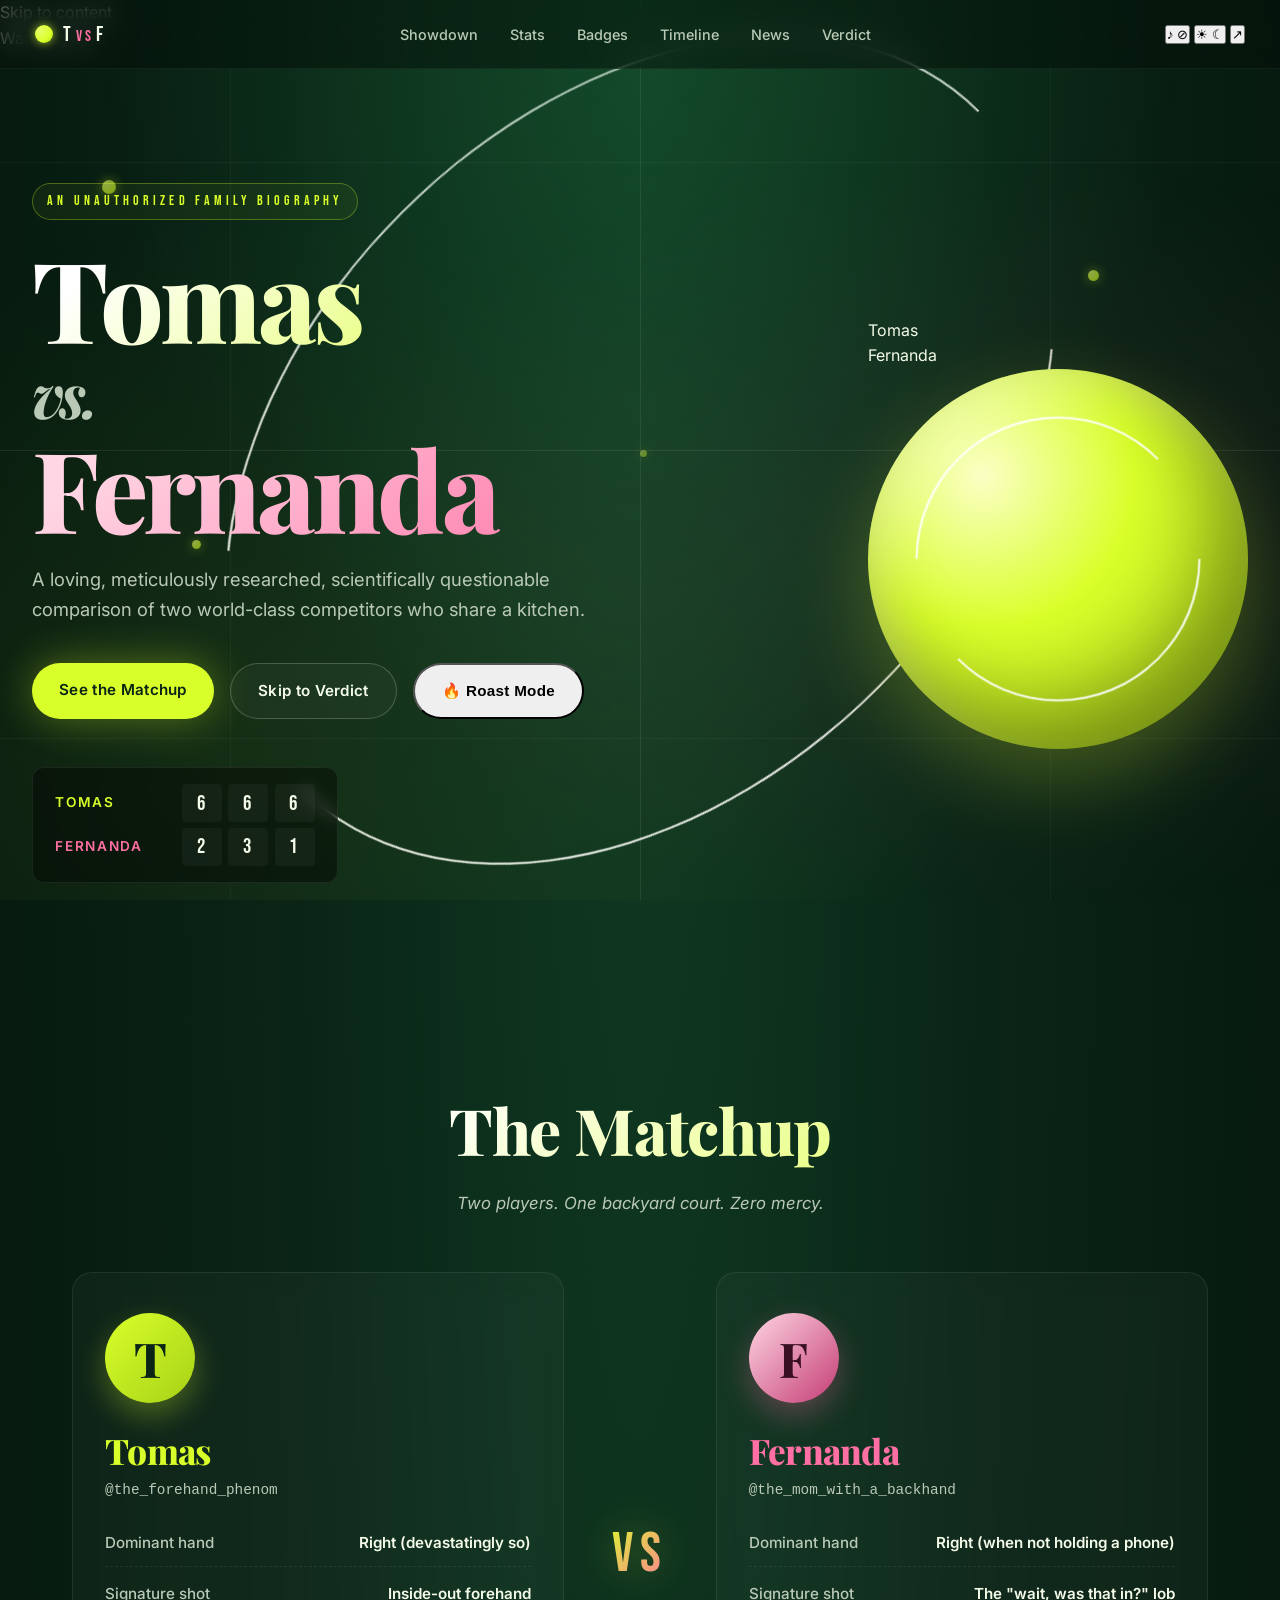
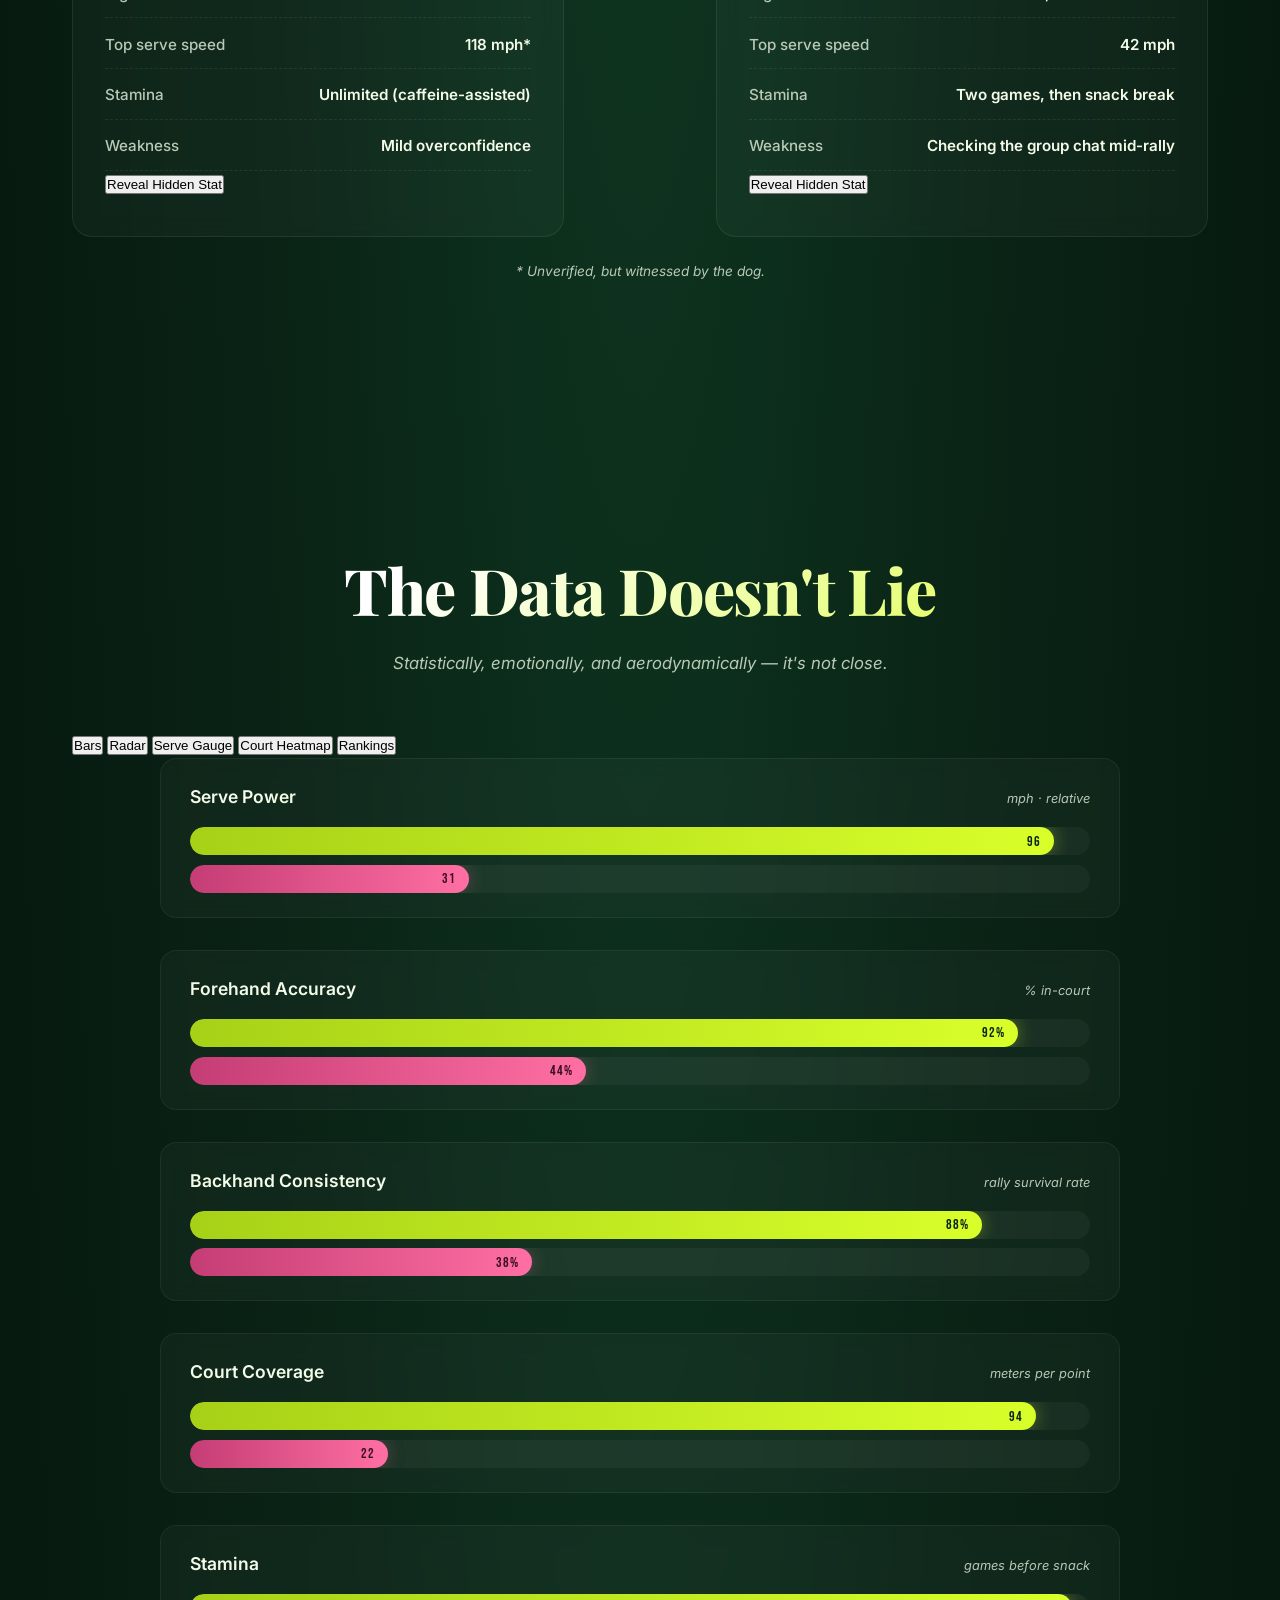
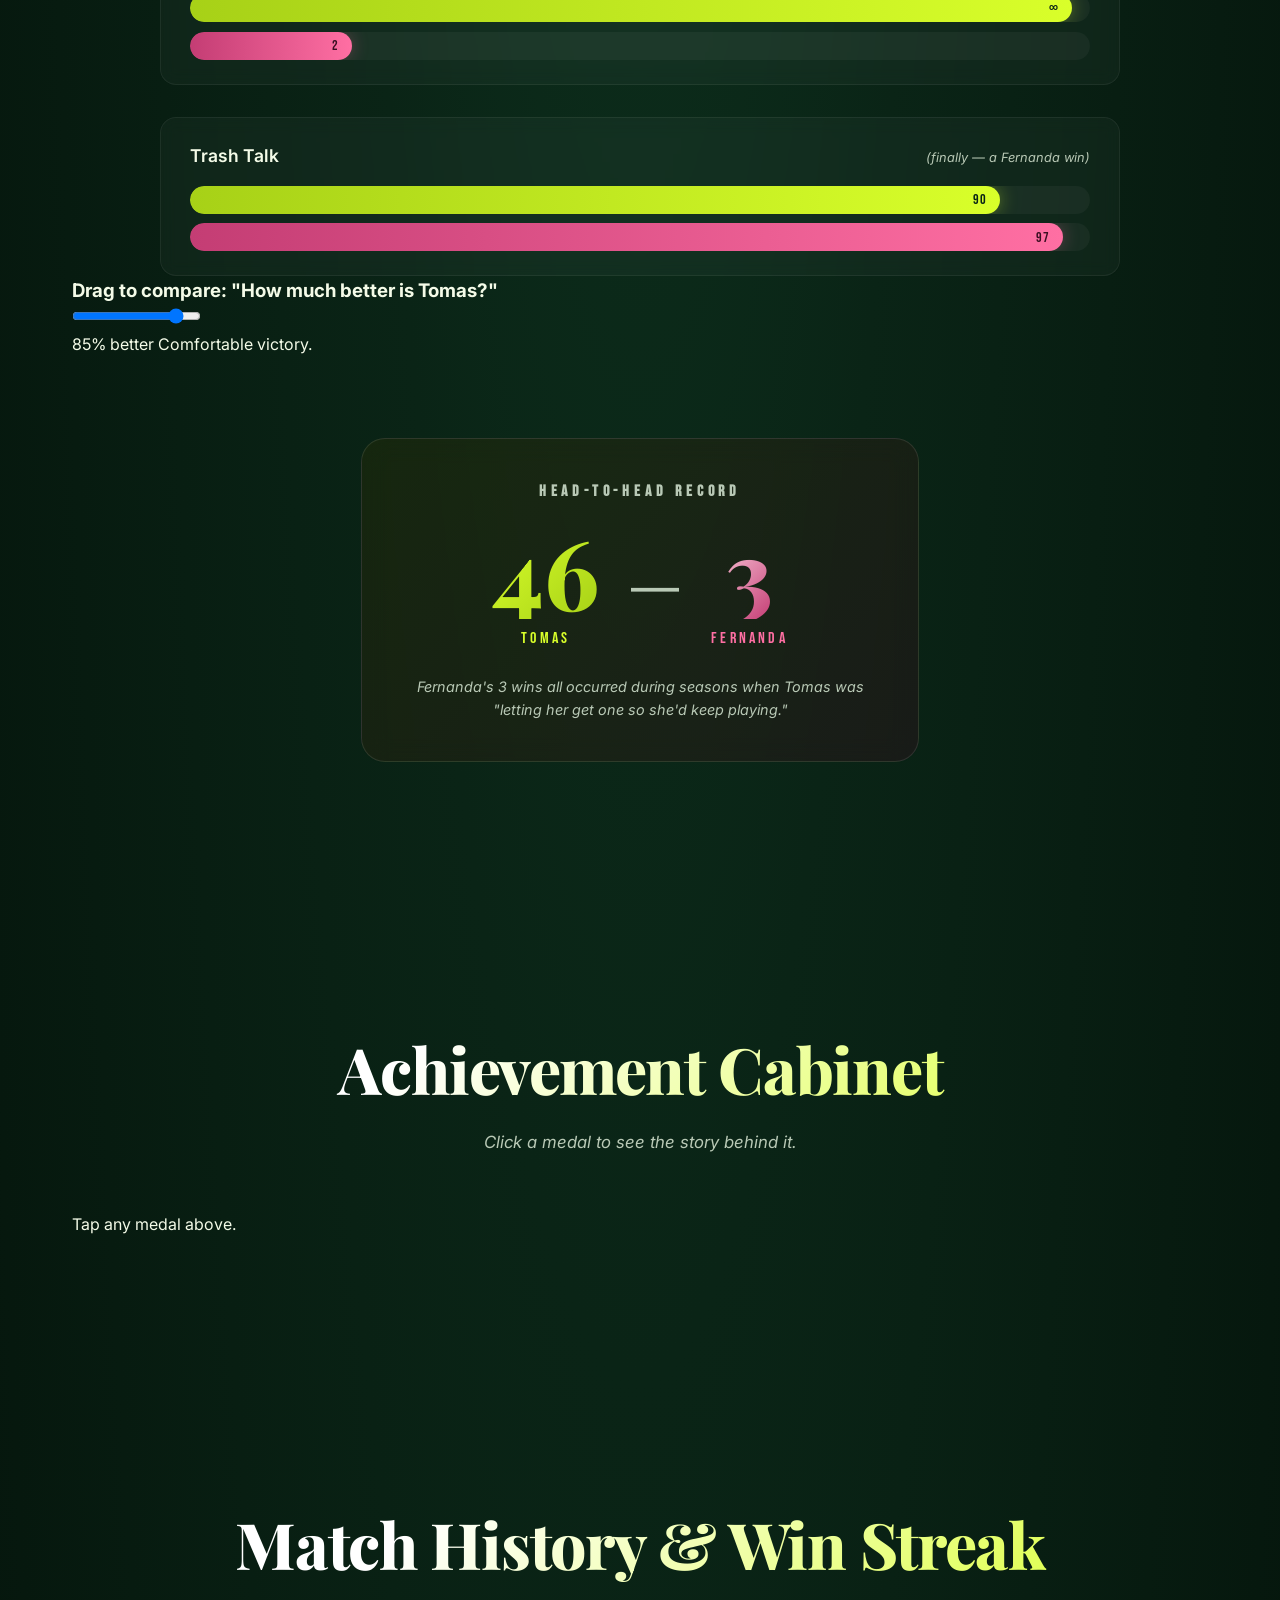
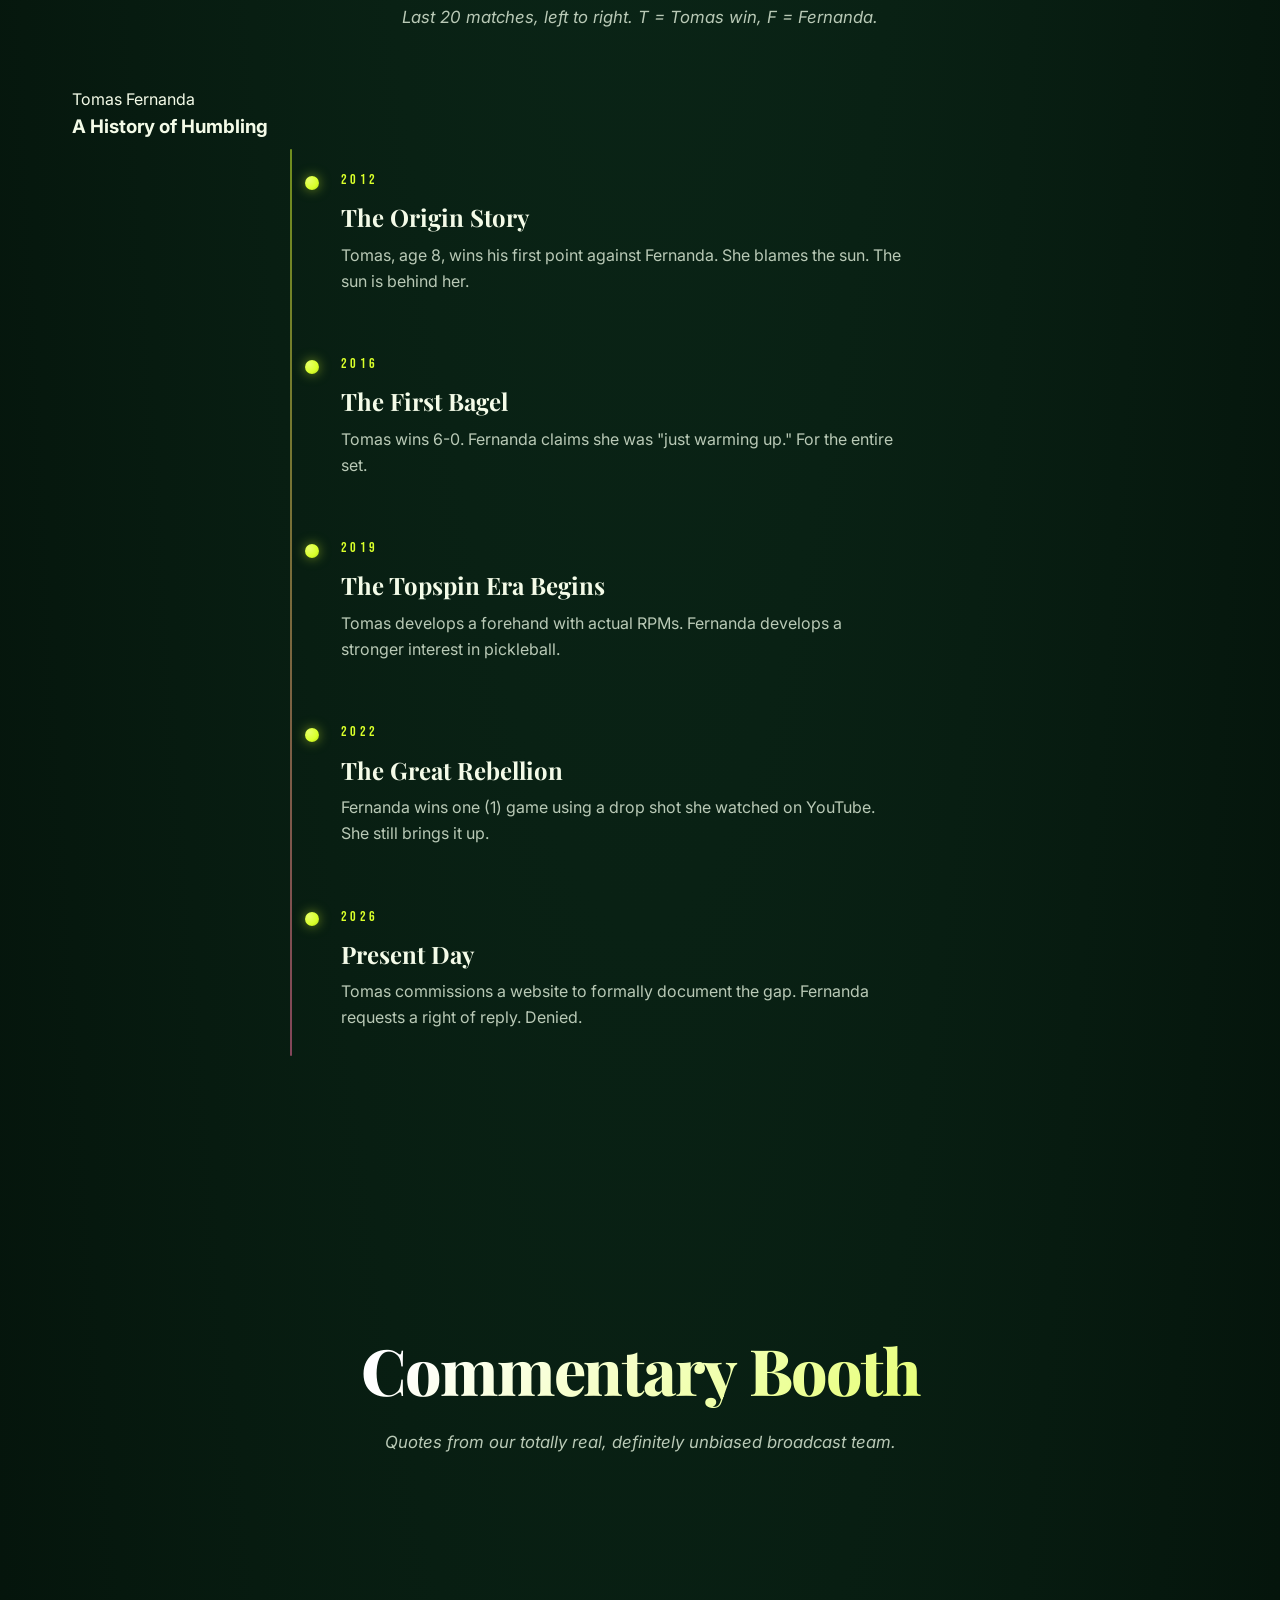
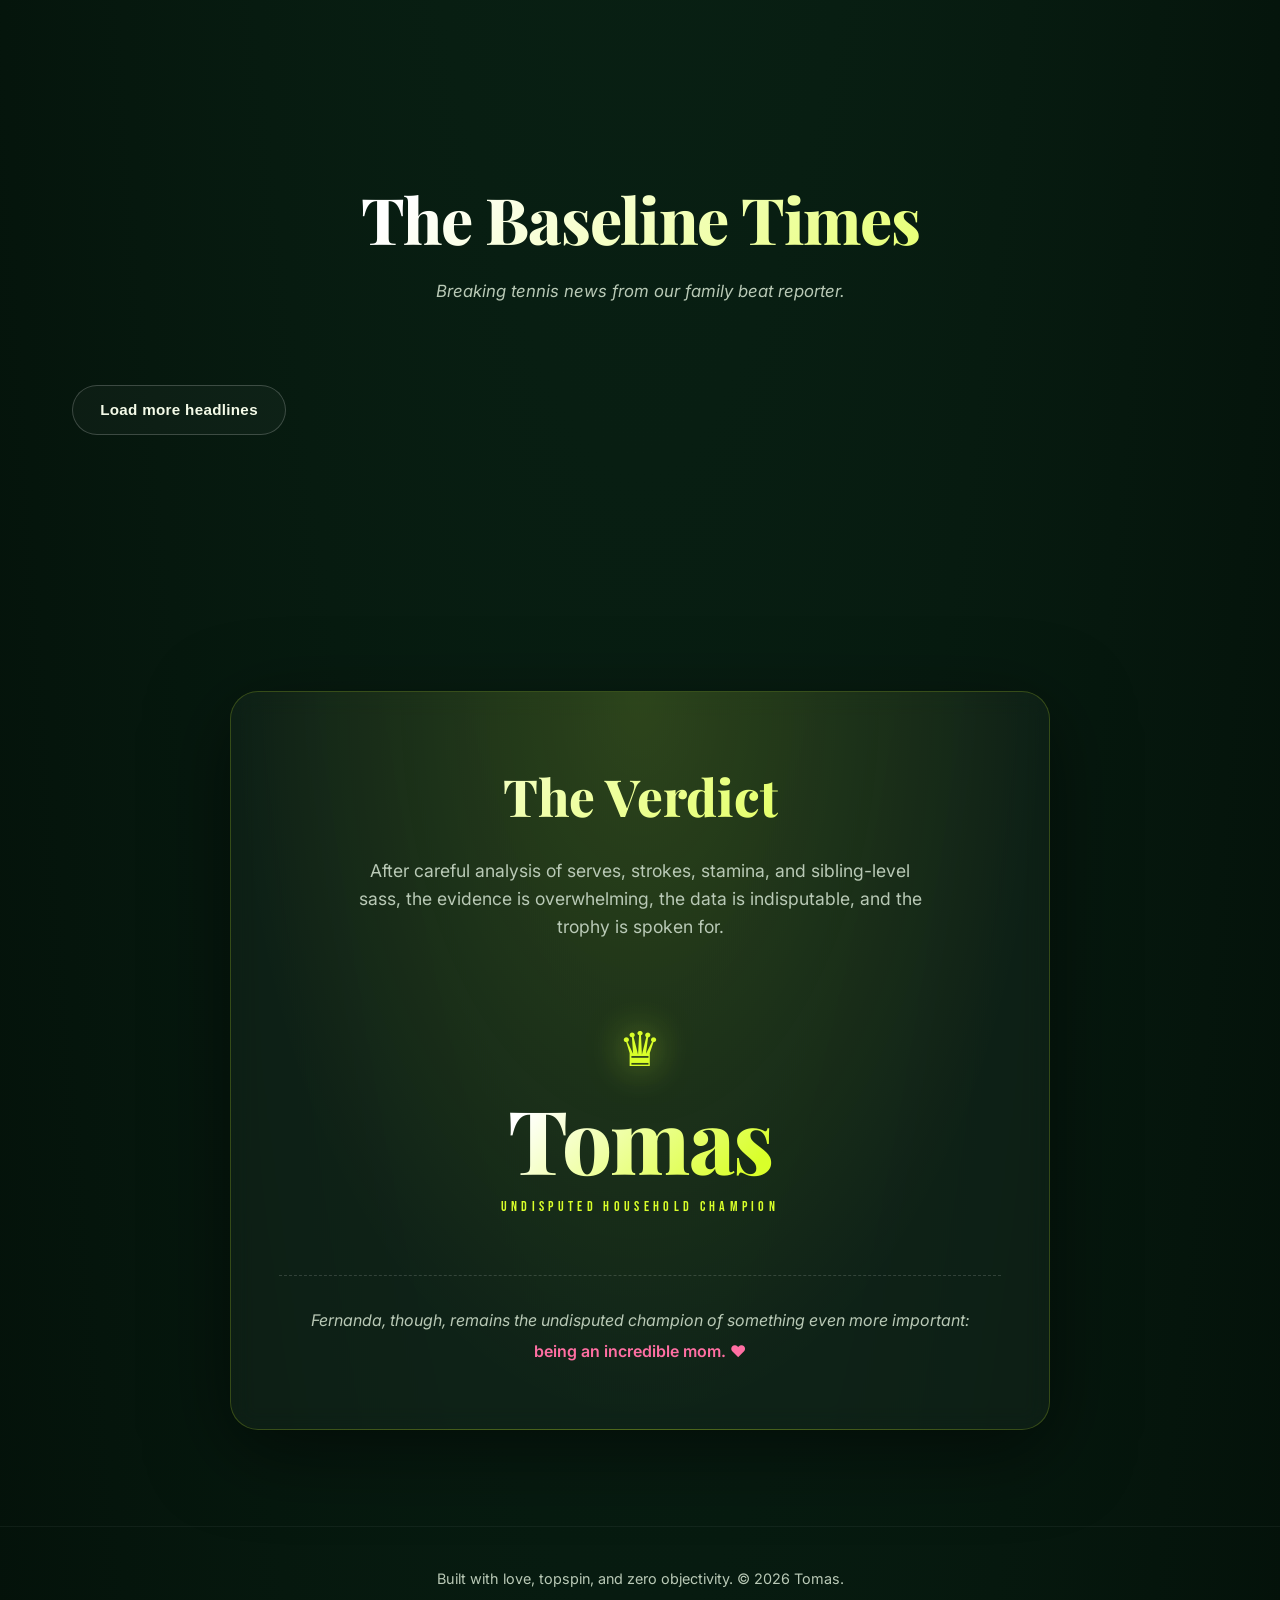
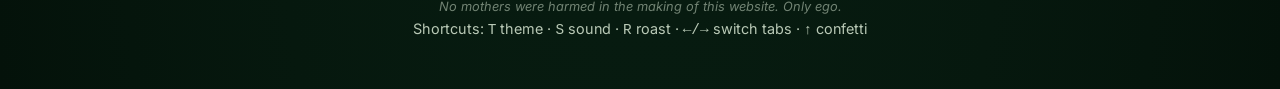
<file: index.html>
<!DOCTYPE html>
<html lang="en" data-theme="dark">
<head>
  <meta charset="UTF-8" />
  <meta name="viewport" content="width=device-width, initial-scale=1.0" />
  <meta name="description" content="The definitive, utterly biased, scientifically dubious comparison of Tomas vs. Fernanda at tennis." />
  <meta name="theme-color" content="#0a2416" />
  <title>Tomas vs. Fernanda — The Ultimate Tennis Showdown</title>
  <link rel="preconnect" href="https://fonts.googleapis.com">
  <link rel="preconnect" href="https://fonts.gstatic.com" crossorigin>
  <link href="https://fonts.googleapis.com/css2?family=Bebas+Neue&family=Playfair+Display:ital,wght@0,600;0,800;1,700&family=Inter:wght@300;400;500;600;700;800&display=swap" rel="stylesheet">
  <link rel="stylesheet" href="styles.css" />
</head>
<body>
  <!-- Skip link for keyboard users -->
  <a href="#main" class="skip-link">Skip to content</a>

  <!-- LOADING SCREEN -->
  <div id="loader" class="loader" aria-hidden="true">
    <div class="loader__ball">
      <span class="seam seam--one"></span>
      <span class="seam seam--two"></span>
    </div>
    <p class="loader__text">Warming up...</p>
  </div>

  <!-- Court background -->
  <div class="court-bg" aria-hidden="true">
    <div class="court-line court-line--h top"></div>
    <div class="court-line court-line--h mid"></div>
    <div class="court-line court-line--h bot"></div>
    <div class="court-line court-line--v left"></div>
    <div class="court-line court-line--v center"></div>
    <div class="court-line court-line--v right"></div>
  </div>

  <div class="floating-balls" aria-hidden="true">
    <span class="ball b1"></span>
    <span class="ball b2"></span>
    <span class="ball b3"></span>
    <span class="ball b4"></span>
    <span class="ball b5"></span>
  </div>

  <!-- NAV -->
  <nav class="nav" aria-label="Primary">
    <a href="#top" class="nav__logo" aria-label="Home">
      <span class="logo-ball" aria-hidden="true"></span>
      <span>T<span class="vs-mini">vs</span>F</span>
    </a>
    <ul class="nav__links">
      <li><a href="#showdown">Showdown</a></li>
      <li><a href="#stats-section">Stats</a></li>
      <li><a href="#badges">Badges</a></li>
      <li><a href="#timeline">Timeline</a></li>
      <li><a href="#news">News</a></li>
      <li><a href="#verdict">Verdict</a></li>
    </ul>
    <div class="nav__tools">
      <button id="sound-toggle" class="icon-btn" aria-pressed="false" aria-label="Toggle sound effects" title="Sound effects">
        <span class="icon-btn__on" aria-hidden="true">♪</span>
        <span class="icon-btn__off" aria-hidden="true">⊘</span>
      </button>
      <button id="theme-toggle" class="icon-btn" aria-label="Toggle light/dark theme" title="Theme">
        <span class="icon-btn__on" aria-hidden="true">☀</span>
        <span class="icon-btn__off" aria-hidden="true">☾</span>
      </button>
      <button id="share-btn" class="icon-btn" aria-label="Share this site" title="Share">
        <span aria-hidden="true">↗</span>
      </button>
    </div>
  </nav>

  <main id="main">
    <span id="top" class="anchor" aria-hidden="true"></span>

    <!-- HERO with serve animation -->
    <header class="hero">
      <div class="hero__content">
        <p class="hero__eyebrow">An Unauthorized Family Biography</p>
        <h1 class="hero__title">
          <span class="title-line">Tomas</span>
          <span class="title-vs">vs.</span>
          <span class="title-line title-line--fern">Fernanda</span>
        </h1>
        <p class="hero__subtitle">
          A loving, meticulously researched, scientifically questionable comparison of
          two world-class competitors who share a kitchen.
        </p>
        <div class="hero__cta">
          <a href="#showdown" class="btn btn--primary">See the Matchup</a>
          <a href="#verdict" class="btn btn--ghost">Skip to Verdict</a>
          <button id="roast-btn" class="btn btn--fern" aria-controls="roast-output">🔥 Roast Mode</button>
        </div>
        <p id="roast-output" class="roast-output" aria-live="polite"></p>

        <div class="hero__scoreboard" role="img" aria-label="Scoreboard: Tomas 6-6-6, Fernanda 2-3-1">
          <div class="scorecard scorecard--tomas">
            <span class="scorecard__label">Tomas</span>
            <span class="scorecard__score">6</span>
            <span class="scorecard__score">6</span>
            <span class="scorecard__score">6</span>
          </div>
          <div class="scorecard scorecard--fern">
            <span class="scorecard__label">Fernanda</span>
            <span class="scorecard__score">2</span>
            <span class="scorecard__score">3</span>
            <span class="scorecard__score">1</span>
          </div>
        </div>
      </div>

      <!-- Serving animation stage -->
      <div class="hero__stage" aria-hidden="true">
        <div class="server">
          <div class="server__racket"></div>
          <span class="server__label">Tomas</span>
        </div>
        <div class="receiver">
          <div class="receiver__racket"></div>
          <span class="receiver__label">Fernanda</span>
        </div>
        <div class="serve-ball">
          <div class="tennis-ball tennis-ball--sm">
            <span class="seam seam--one"></span>
            <span class="seam seam--two"></span>
            <span class="motion-blur"></span>
          </div>
        </div>
        <div class="trail"></div>
      </div>
    </header>

    <!-- SHOWDOWN -->
    <section id="showdown" class="showdown reveal">
      <h2 class="section__title">The Matchup</h2>
      <p class="section__subtitle">Two players. One backyard court. Zero mercy.</p>

      <div class="showdown__grid">
        <article class="player player--tomas">
          <div class="player__avatar" aria-hidden="true">T</div>
          <h3 class="player__name">Tomas</h3>
          <p class="player__handle">@the_forehand_phenom</p>
          <dl class="player__facts">
            <div><dt>Dominant hand</dt><dd>Right (devastatingly so)</dd></div>
            <div><dt>Signature shot</dt><dd>Inside-out forehand</dd></div>
            <div><dt>Top serve speed</dt><dd>118 mph*</dd></div>
            <div><dt>Stamina</dt><dd>Unlimited (caffeine-assisted)</dd></div>
            <div><dt>Weakness</dt><dd>Mild overconfidence</dd></div>
          </dl>
          <button class="hidden-stat-btn" data-target="hs-tomas" aria-expanded="false" aria-controls="hs-tomas">
            Reveal Hidden Stat
          </button>
          <div id="hs-tomas" class="hidden-stat" hidden>
            <strong>Unofficial ATP ranking:</strong> #1 in our zip code.
          </div>
        </article>

        <div class="showdown__vs" aria-hidden="true">
          <span>VS</span>
        </div>

        <article class="player player--fern">
          <div class="player__avatar" aria-hidden="true">F</div>
          <h3 class="player__name">Fernanda</h3>
          <p class="player__handle">@the_mom_with_a_backhand</p>
          <dl class="player__facts">
            <div><dt>Dominant hand</dt><dd>Right (when not holding a phone)</dd></div>
            <div><dt>Signature shot</dt><dd>The "wait, was that in?" lob</dd></div>
            <div><dt>Top serve speed</dt><dd>42 mph</dd></div>
            <div><dt>Stamina</dt><dd>Two games, then snack break</dd></div>
            <div><dt>Weakness</dt><dd>Checking the group chat mid-rally</dd></div>
          </dl>
          <button class="hidden-stat-btn" data-target="hs-fern" aria-expanded="false" aria-controls="hs-fern">
            Reveal Hidden Stat
          </button>
          <div id="hs-fern" class="hidden-stat" hidden>
            <strong>Unofficial WTA ranking:</strong> Unranked but beloved.
          </div>
        </article>
      </div>
      <p class="footnote">* Unverified, but witnessed by the dog.</p>
    </section>

    <!-- STATS with view tabs -->
    <section id="stats-section" class="stats reveal">
      <h2 class="section__title">The Data Doesn't Lie</h2>
      <p class="section__subtitle">Statistically, emotionally, and aerodynamically — it's not close.</p>

      <div class="tabs" role="tablist" aria-label="Comparison views">
        <button class="tab is-active" role="tab" aria-selected="true" data-view="bars" id="tab-bars" aria-controls="view-bars">Bars</button>
        <button class="tab" role="tab" aria-selected="false" data-view="radar" id="tab-radar" aria-controls="view-radar">Radar</button>
        <button class="tab" role="tab" aria-selected="false" data-view="gauge" id="tab-gauge" aria-controls="view-gauge">Serve Gauge</button>
        <button class="tab" role="tab" aria-selected="false" data-view="heatmap" id="tab-heatmap" aria-controls="view-heatmap">Court Heatmap</button>
        <button class="tab" role="tab" aria-selected="false" data-view="rankings" id="tab-rankings" aria-controls="view-rankings">Rankings</button>
      </div>

      <!-- BARS VIEW -->
      <div id="view-bars" class="view is-active" role="tabpanel" aria-labelledby="tab-bars">
        <div class="stats__list">
          <div class="stat" data-tomas="96" data-fern="31">
            <div class="stat__label"><span>Serve Power</span><span class="stat__unit">mph · relative</span></div>
            <div class="stat__bars">
              <div class="stat__bar stat__bar--tomas"><span class="stat__fill" style="--w:96%"><span class="stat__value">96</span></span></div>
              <div class="stat__bar stat__bar--fern"><span class="stat__fill" style="--w:31%"><span class="stat__value">31</span></span></div>
            </div>
          </div>
          <div class="stat" data-tomas="92" data-fern="44">
            <div class="stat__label"><span>Forehand Accuracy</span><span class="stat__unit">% in-court</span></div>
            <div class="stat__bars">
              <div class="stat__bar stat__bar--tomas"><span class="stat__fill" style="--w:92%"><span class="stat__value">92%</span></span></div>
              <div class="stat__bar stat__bar--fern"><span class="stat__fill" style="--w:44%"><span class="stat__value">44%</span></span></div>
            </div>
          </div>
          <div class="stat" data-tomas="88" data-fern="38">
            <div class="stat__label"><span>Backhand Consistency</span><span class="stat__unit">rally survival rate</span></div>
            <div class="stat__bars">
              <div class="stat__bar stat__bar--tomas"><span class="stat__fill" style="--w:88%"><span class="stat__value">88%</span></span></div>
              <div class="stat__bar stat__bar--fern"><span class="stat__fill" style="--w:38%"><span class="stat__value">38%</span></span></div>
            </div>
          </div>
          <div class="stat" data-tomas="94" data-fern="22">
            <div class="stat__label"><span>Court Coverage</span><span class="stat__unit">meters per point</span></div>
            <div class="stat__bars">
              <div class="stat__bar stat__bar--tomas"><span class="stat__fill" style="--w:94%"><span class="stat__value">94</span></span></div>
              <div class="stat__bar stat__bar--fern"><span class="stat__fill" style="--w:22%"><span class="stat__value">22</span></span></div>
            </div>
          </div>
          <div class="stat" data-tomas="98" data-fern="18">
            <div class="stat__label"><span>Stamina</span><span class="stat__unit">games before snack</span></div>
            <div class="stat__bars">
              <div class="stat__bar stat__bar--tomas"><span class="stat__fill" style="--w:98%"><span class="stat__value">∞</span></span></div>
              <div class="stat__bar stat__bar--fern"><span class="stat__fill" style="--w:18%"><span class="stat__value">2</span></span></div>
            </div>
          </div>
          <div class="stat" data-tomas="90" data-fern="97">
            <div class="stat__label"><span>Trash Talk</span><span class="stat__unit">(finally — a Fernanda win)</span></div>
            <div class="stat__bars">
              <div class="stat__bar stat__bar--tomas"><span class="stat__fill" style="--w:90%"><span class="stat__value">90</span></span></div>
              <div class="stat__bar stat__bar--fern"><span class="stat__fill" style="--w:97%"><span class="stat__value">97</span></span></div>
            </div>
          </div>
        </div>

        <!-- DRAGGABLE COMPARISON SLIDER -->
        <div class="slider-card">
          <h3 class="slider-card__title">Drag to compare: "How much better is Tomas?"</h3>
          <input type="range" id="compare-slider" min="0" max="100" value="85" aria-label="Tomas superiority percentage" />
          <div class="slider-card__readout">
            <span id="slider-value">85</span>% better
            <span id="slider-commentary" class="slider-card__comment">Comfortable victory.</span>
          </div>
        </div>
      </div>

      <!-- RADAR VIEW -->
      <div id="view-radar" class="view" role="tabpanel" aria-labelledby="tab-radar" hidden>
        <div class="radar-wrap">
          <svg id="radar-svg" viewBox="0 0 420 420" class="radar" aria-label="Skill radar comparing Tomas and Fernanda"></svg>
          <ul class="radar-legend">
            <li><span class="dot dot--tomas"></span>Tomas</li>
            <li><span class="dot dot--fern"></span>Fernanda</li>
          </ul>
        </div>
      </div>

      <!-- GAUGE VIEW -->
      <div id="view-gauge" class="view" role="tabpanel" aria-labelledby="tab-gauge" hidden>
        <div class="gauges">
          <figure class="gauge gauge--tomas">
            <svg viewBox="0 0 200 120" class="gauge__svg" aria-hidden="true">
              <path d="M20,110 A80,80 0 0,1 180,110" fill="none" stroke="rgba(255,255,255,0.08)" stroke-width="12" stroke-linecap="round"/>
              <path class="gauge__arc" d="M20,110 A80,80 0 0,1 180,110" fill="none" stroke-width="12" stroke-linecap="round"/>
              <line class="gauge__needle" x1="100" y1="110" x2="100" y2="40" stroke-width="3" stroke-linecap="round"/>
              <circle cx="100" cy="110" r="6" class="gauge__pin"/>
            </svg>
            <figcaption>
              <span class="gauge__value" data-speed="118">0</span><span class="gauge__unit">mph</span>
              <span class="gauge__who">Tomas</span>
            </figcaption>
          </figure>
          <figure class="gauge gauge--fern">
            <svg viewBox="0 0 200 120" class="gauge__svg" aria-hidden="true">
              <path d="M20,110 A80,80 0 0,1 180,110" fill="none" stroke="rgba(255,255,255,0.08)" stroke-width="12" stroke-linecap="round"/>
              <path class="gauge__arc" d="M20,110 A80,80 0 0,1 180,110" fill="none" stroke-width="12" stroke-linecap="round"/>
              <line class="gauge__needle" x1="100" y1="110" x2="100" y2="40" stroke-width="3" stroke-linecap="round"/>
              <circle cx="100" cy="110" r="6" class="gauge__pin"/>
            </svg>
            <figcaption>
              <span class="gauge__value" data-speed="42">0</span><span class="gauge__unit">mph</span>
              <span class="gauge__who">Fernanda</span>
            </figcaption>
          </figure>
        </div>
      </div>

      <!-- HEATMAP VIEW -->
      <div id="view-heatmap" class="view" role="tabpanel" aria-labelledby="tab-heatmap" hidden>
        <p class="view__caption">Court dominance zones (warmer = more shots landed).</p>
        <div class="heatmap-wrap">
          <figure class="heatmap">
            <figcaption>Tomas</figcaption>
            <div class="heatmap__court" id="heatmap-tomas" aria-hidden="true"></div>
          </figure>
          <figure class="heatmap">
            <figcaption>Fernanda</figcaption>
            <div class="heatmap__court" id="heatmap-fern" aria-hidden="true"></div>
          </figure>
        </div>
      </div>

      <!-- RANKINGS VIEW -->
      <div id="view-rankings" class="view" role="tabpanel" aria-labelledby="tab-rankings" hidden>
        <ol class="rankings">
          <li class="rankings__item rankings__item--gold">
            <span class="rankings__rank">1</span>
            <span class="rankings__name">Tomas</span>
            <span class="rankings__points">9,842 pts</span>
          </li>
          <li class="rankings__item">
            <span class="rankings__rank">2</span>
            <span class="rankings__name">The Dog</span>
            <span class="rankings__points">612 pts</span>
          </li>
          <li class="rankings__item">
            <span class="rankings__rank">3</span>
            <span class="rankings__name">The Wall</span>
            <span class="rankings__points">408 pts</span>
          </li>
          <li class="rankings__item">
            <span class="rankings__rank">4</span>
            <span class="rankings__name">Fernanda</span>
            <span class="rankings__points">147 pts</span>
          </li>
        </ol>
        <p class="footnote">Rankings based on a proprietary algorithm. Appeals must be submitted in writing to Tomas.</p>
      </div>

      <!-- H2H record -->
      <div class="h2h">
        <div class="h2h__card">
          <h3>Head-to-Head Record</h3>
          <div class="h2h__score">
            <div class="h2h__side h2h__side--tomas">
              <span class="h2h__num" data-count="47">0</span>
              <span class="h2h__name">Tomas</span>
            </div>
            <span class="h2h__dash" aria-hidden="true">—</span>
            <div class="h2h__side h2h__side--fern">
              <span class="h2h__num" data-count="3">0</span>
              <span class="h2h__name">Fernanda</span>
            </div>
          </div>
          <p class="h2h__asterisk">
            Fernanda's 3 wins all occurred during seasons when Tomas was
            "letting her get one so she'd keep playing."
          </p>
        </div>
      </div>
    </section>

    <!-- ACHIEVEMENT BADGES -->
    <section id="badges" class="badges reveal">
      <h2 class="section__title">Achievement Cabinet</h2>
      <p class="section__subtitle">Click a medal to see the story behind it.</p>
      <div class="badge-grid" id="badge-grid"></div>
      <p id="badge-story" class="badge-story" aria-live="polite">Tap any medal above.</p>
    </section>

    <!-- MATCH HISTORY with W/L streak -->
    <section id="timeline" class="timeline reveal">
      <h2 class="section__title">Match History &amp; Win Streak</h2>
      <p class="section__subtitle">Last 20 matches, left to right. T = Tomas win, F = Fernanda.</p>

      <div class="streak" id="streak" aria-label="Match results timeline"></div>
      <div class="streak-legend">
        <span><i class="streak__chip streak__chip--t"></i> Tomas</span>
        <span><i class="streak__chip streak__chip--f"></i> Fernanda</span>
      </div>

      <h3 class="timeline__heading">A History of Humbling</h3>
      <ol class="timeline__list">
        <li class="timeline__item"><span class="timeline__year">2012</span><h4>The Origin Story</h4><p>Tomas, age 8, wins his first point against Fernanda. She blames the sun. The sun is behind her.</p></li>
        <li class="timeline__item"><span class="timeline__year">2016</span><h4>The First Bagel</h4><p>Tomas wins 6-0. Fernanda claims she was "just warming up." For the entire set.</p></li>
        <li class="timeline__item"><span class="timeline__year">2019</span><h4>The Topspin Era Begins</h4><p>Tomas develops a forehand with actual RPMs. Fernanda develops a stronger interest in pickleball.</p></li>
        <li class="timeline__item"><span class="timeline__year">2022</span><h4>The Great Rebellion</h4><p>Fernanda wins one (1) game using a drop shot she watched on YouTube. She still brings it up.</p></li>
        <li class="timeline__item"><span class="timeline__year">2026</span><h4>Present Day</h4><p>Tomas commissions a website to formally document the gap. Fernanda requests a right of reply. Denied.</p></li>
      </ol>
    </section>

    <!-- COMMENTARY -->
    <section class="commentary reveal">
      <h2 class="section__title">Commentary Booth</h2>
      <p class="section__subtitle">Quotes from our totally real, definitely unbiased broadcast team.</p>
      <div class="commentary__grid" id="commentary-grid"></div>
    </section>

    <!-- FAKE NEWS FEED -->
    <section id="news" class="news reveal">
      <h2 class="section__title">The Baseline Times</h2>
      <p class="section__subtitle">Breaking tennis news from our family beat reporter.</p>
      <div class="news__feed" id="news-feed"></div>
      <button id="news-more" class="btn btn--ghost" style="margin-top:1.5rem">Load more headlines</button>
    </section>

    <!-- VERDICT -->
    <section id="verdict" class="verdict reveal">
      <div class="verdict__card">
        <h2 class="verdict__title">The Verdict</h2>
        <p class="verdict__body">
          After careful analysis of serves, strokes, stamina, and sibling-level sass,
          the evidence is overwhelming, the data is indisputable, and the trophy is spoken for.
        </p>
        <div class="verdict__winner">
          <span class="verdict__crown" aria-label="Crown — click for confetti">♛</span>
          <span class="verdict__name">Tomas</span>
          <span class="verdict__subtitle">Undisputed Household Champion</span>
        </div>
        <p class="verdict__love">
          Fernanda, though, remains the undisputed champion of something even more important:
          <span class="verdict__heart">being an incredible mom. ♥</span>
        </p>
      </div>
    </section>
  </main>

  <footer class="footer">
    <p>Built with love, topspin, and zero objectivity. © 2026 Tomas.</p>
    <p class="footer__small">No mothers were harmed in the making of this website. Only ego.</p>
    <p class="footer__hint">
      Shortcuts: <kbd>T</kbd> theme · <kbd>S</kbd> sound · <kbd>R</kbd> roast · <kbd>←/→</kbd> switch tabs · <kbd>↑</kbd> confetti
    </p>
  </footer>

  <!-- Toast for share/copy confirmations -->
  <div id="toast" class="toast" role="status" aria-live="polite"></div>

  <script src="script.js"></script>
</body>
</html>
</file>
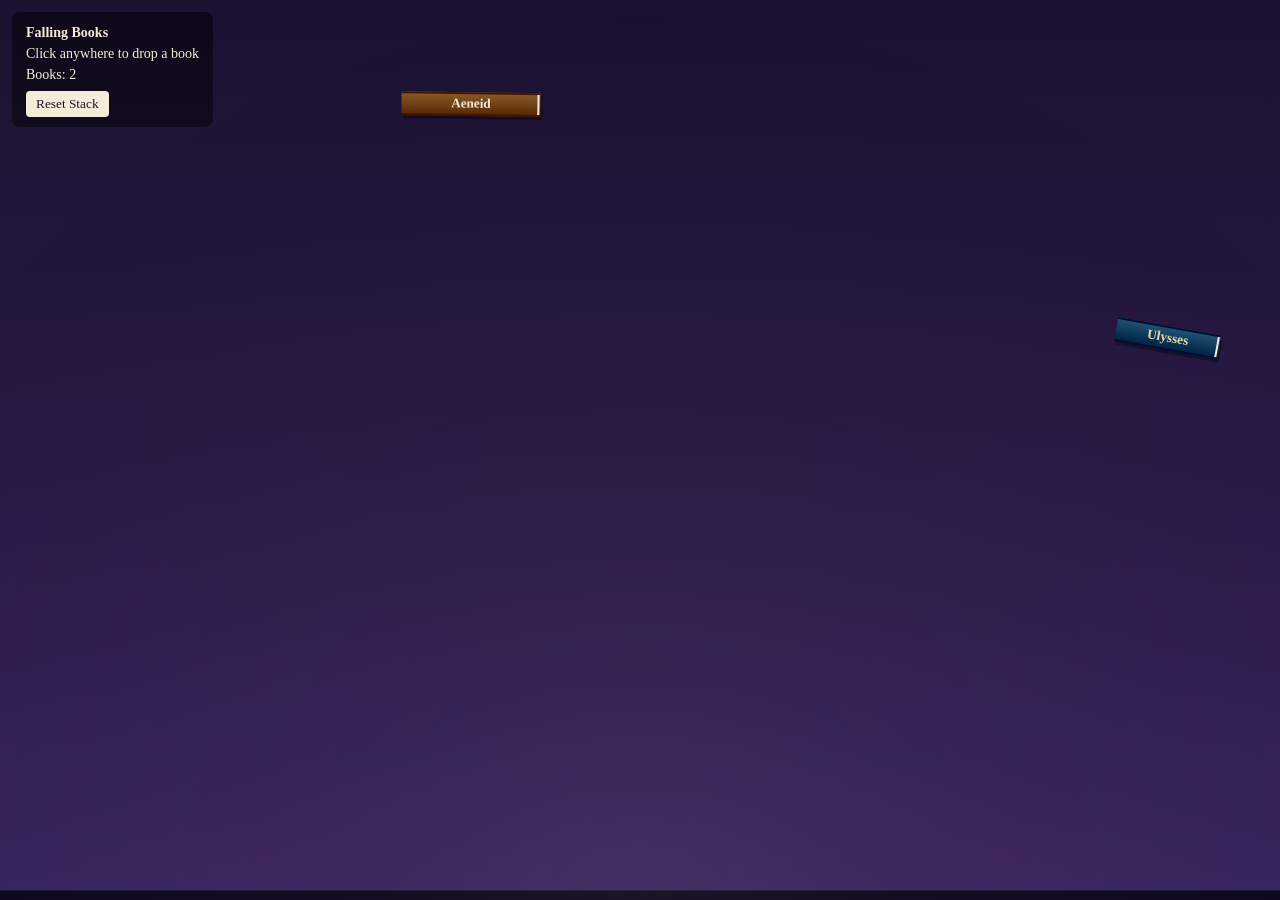
<file: books.html>
<!DOCTYPE html>
<html lang="en">
<head>
<meta charset="UTF-8" />
<meta name="viewport" content="width=device-width, initial-scale=1.0" />
<title>Falling Books</title>
<style>
  html, body {
    margin: 0;
    padding: 0;
    height: 100%;
    background: linear-gradient(180deg, #1b1230 0%, #2c1b4a 60%, #3a2560 100%);
    color: #f4ecd8;
    font-family: Georgia, "Times New Roman", serif;
    overflow: hidden;
  }
  #ui {
    position: fixed;
    top: 12px;
    left: 12px;
    background: rgba(0, 0, 0, 0.45);
    padding: 10px 14px;
    border-radius: 8px;
    font-size: 14px;
    line-height: 1.5;
    user-select: none;
    backdrop-filter: blur(4px);
    z-index: 10;
  }
  #ui button {
    margin-top: 6px;
    background: #f4ecd8;
    color: #1b1230;
    border: none;
    padding: 5px 10px;
    border-radius: 4px;
    font-family: inherit;
    cursor: pointer;
  }
  #ui button:hover { background: #fff; }
  canvas {
    display: block;
    width: 100vw;
    height: 100vh;
  }
</style>
</head>
<body>
  <div id="ui">
    <div><strong>Falling Books</strong></div>
    <div>Click anywhere to drop a book</div>
    <div>Books: <span id="count">0</span></div>
    <button id="reset">Reset Stack</button>
  </div>
  <canvas id="stage"></canvas>

<script>
(() => {
  const canvas = document.getElementById('stage');
  const ctx = canvas.getContext('2d');
  const countEl = document.getElementById('count');
  const resetBtn = document.getElementById('reset');

  let W = 0, H = 0;
  function resize() {
    const dpr = window.devicePixelRatio || 1;
    W = canvas.clientWidth = window.innerWidth;
    H = canvas.clientHeight = window.innerHeight;
    canvas.width = W * dpr;
    canvas.height = H * dpr;
    ctx.setTransform(dpr, 0, 0, dpr, 0, 0);
  }
  window.addEventListener('resize', resize);
  resize();

  const GRAVITY = 1400;          // px / s^2
  const RESTITUTION = 0.18;      // bounciness
  const FRICTION = 0.78;         // horizontal damping on impact
  const ANGULAR_DAMP = 0.85;     // rotation damping on landing
  const REST_SPEED = 12;         // sleep threshold

  const palette = [
    { spine: '#8b2c2c', text: '#f4ecd8', title: 'Iliad' },
    { spine: '#1f4d3a', text: '#e8d8a8', title: 'Walden' },
    { spine: '#3a2a6b', text: '#ffd27a', title: 'Hamlet' },
    { spine: '#7a4a1c', text: '#f4ecd8', title: 'Moby Dick' },
    { spine: '#0e3b5c', text: '#e8d8a8', title: 'Ulysses' },
    { spine: '#5c1a3b', text: '#ffd27a', title: '1984' },
    { spine: '#2f5d2f', text: '#f4ecd8', title: 'Dune' },
    { spine: '#6b2a08', text: '#e8d8a8', title: 'Faust' },
    { spine: '#34344a', text: '#ffd27a', title: 'Gatsby' },
    { spine: '#704214', text: '#f4ecd8', title: 'Aeneid' },
  ];

  const books = [];

  class Book {
    constructor(x, y) {
      this.w = 70 + Math.random() * 90;   // width along x
      this.h = 18 + Math.random() * 10;    // height (thickness)
      this.x = x;                          // center x
      this.y = y;                          // center y
      this.vx = (Math.random() - 0.5) * 80;
      this.vy = 0;
      this.angle = (Math.random() - 0.5) * 0.6;
      this.angVel = (Math.random() - 0.5) * 2.0;
      this.color = palette[Math.floor(Math.random() * palette.length)];
      this.sleeping = false;
    }

    aabb() {
      // Bounding box of rotated rect (worst case)
      const c = Math.abs(Math.cos(this.angle));
      const s = Math.abs(Math.sin(this.angle));
      const halfW = (this.w * c + this.h * s) / 2;
      const halfH = (this.w * s + this.h * c) / 2;
      return {
        left: this.x - halfW,
        right: this.x + halfW,
        top: this.y - halfH,
        bottom: this.y + halfH,
      };
    }

    step(dt) {
      if (this.sleeping) return;

      this.vy += GRAVITY * dt;
      this.x += this.vx * dt;
      this.y += this.vy * dt;
      this.angle += this.angVel * dt;

      // Walls
      const halfW = this.w / 2;
      if (this.x - halfW < 0) {
        this.x = halfW;
        this.vx = -this.vx * RESTITUTION;
      } else if (this.x + halfW > W) {
        this.x = W - halfW;
        this.vx = -this.vx * RESTITUTION;
      }

      // Floor
      const floorY = H - 10;
      const box = this.aabb();
      if (box.bottom > floorY) {
        const overlap = box.bottom - floorY;
        this.y -= overlap;
        if (this.vy > 0) this.vy = -this.vy * RESTITUTION;
        this.vx *= FRICTION;
        this.angVel *= ANGULAR_DAMP;
        // Snap to flat orientation as it settles
        this.angle = lerpAngleTowardFlat(this.angle, 0.25);
      }

      // Stack collisions (AABB approximation, sufficient since books settle flat)
      for (let i = 0; i < books.length; i++) {
        const other = books[i];
        if (other === this) continue;
        const a = this.aabb();
        const b = other.aabb();
        if (a.right < b.left || a.left > b.right) continue;
        if (a.bottom < b.top || a.top > b.bottom) continue;

        // Resolve: if mostly overlapping vertically and falling, sit on top
        const horizOverlap = Math.min(a.right, b.right) - Math.max(a.left, b.left);
        const vertOverlap = Math.min(a.bottom, b.bottom) - Math.max(a.top, b.top);

        if (horizOverlap > 4 && this.y < other.y && this.vy >= -2) {
          // Place on top
          this.y -= vertOverlap;
          if (this.vy > 0) this.vy = -this.vy * RESTITUTION;
          this.vx = (this.vx + other.vx) * 0.5 * FRICTION;
          this.angVel *= ANGULAR_DAMP;
          this.angle = lerpAngleTowardFlat(this.angle, 0.2);
        } else if (horizOverlap < vertOverlap) {
          // Side push
          if (this.x < other.x) {
            this.x -= (horizOverlap + 0.5) / 2;
            other.x += (horizOverlap + 0.5) / 2;
          } else {
            this.x += (horizOverlap + 0.5) / 2;
            other.x -= (horizOverlap + 0.5) / 2;
          }
          this.vx *= 0.6;
          other.vx *= 0.6;
          other.sleeping = false;
        }
      }

      // Sleep check
      if (
        Math.abs(this.vx) < REST_SPEED &&
        Math.abs(this.vy) < REST_SPEED &&
        Math.abs(this.angVel) < 0.05 &&
        this.aabb().bottom >= floorY - 1 - this.h * books.length
      ) {
        this.vx = 0;
        this.vy = 0;
        this.angVel = 0;
      }
    }

    draw(ctx) {
      ctx.save();
      ctx.translate(this.x, this.y);
      ctx.rotate(this.angle);

      const w = this.w, h = this.h;

      // Shadow
      ctx.fillStyle = 'rgba(0, 0, 0, 0.35)';
      ctx.fillRect(-w / 2 + 2, -h / 2 + 3, w, h);

      // Spine body
      const grad = ctx.createLinearGradient(0, -h / 2, 0, h / 2);
      grad.addColorStop(0, shade(this.color.spine, 25));
      grad.addColorStop(0.5, this.color.spine);
      grad.addColorStop(1, shade(this.color.spine, -30));
      ctx.fillStyle = grad;
      ctx.fillRect(-w / 2, -h / 2, w, h);

      // Top/bottom edge bands (gold leaf accents)
      ctx.fillStyle = shade(this.color.spine, -45);
      ctx.fillRect(-w / 2, -h / 2, w, 2);
      ctx.fillRect(-w / 2, h / 2 - 2, w, 2);

      // Pages edge (right side suggestion)
      ctx.fillStyle = '#f4ecd8';
      ctx.fillRect(w / 2 - 3, -h / 2 + 2, 2, h - 4);

      // Title text
      const fontSize = Math.max(8, h * 0.55);
      ctx.fillStyle = this.color.text;
      ctx.font = `bold ${fontSize}px Georgia, serif`;
      ctx.textAlign = 'center';
      ctx.textBaseline = 'middle';
      ctx.fillText(this.color.title, 0, 0);

      ctx.restore();
    }
  }

  function lerpAngleTowardFlat(a, t) {
    // Pull toward nearest flat orientation (0 or PI)
    const target = Math.abs(a) > Math.PI / 2 ? Math.sign(a) * Math.PI : 0;
    return a + (target - a) * t;
  }

  function shade(hex, amt) {
    const m = hex.match(/^#([0-9a-f]{6})$/i);
    if (!m) return hex;
    const num = parseInt(m[1], 16);
    let r = (num >> 16) + amt;
    let g = ((num >> 8) & 0xff) + amt;
    let b = (num & 0xff) + amt;
    r = Math.max(0, Math.min(255, r));
    g = Math.max(0, Math.min(255, g));
    b = Math.max(0, Math.min(255, b));
    return `rgb(${r}, ${g}, ${b})`;
  }

  function dropBook(x, y) {
    const spawnY = y !== undefined ? Math.min(y, 60) : 40;
    const spawnX = x !== undefined ? x : 100 + Math.random() * (W - 200);
    books.push(new Book(spawnX, spawnY));
    countEl.textContent = books.length;
  }

  // Initial drops
  let initialDrops = 0;
  const initialInterval = setInterval(() => {
    dropBook();
    initialDrops++;
    if (initialDrops >= 8) clearInterval(initialInterval);
  }, 350);

  canvas.addEventListener('click', (e) => {
    dropBook(e.clientX, 30);
  });

  resetBtn.addEventListener('click', () => {
    books.length = 0;
    countEl.textContent = 0;
  });

  // Floor pattern
  function drawFloor() {
    const floorY = H - 10;
    ctx.fillStyle = '#0d0820';
    ctx.fillRect(0, floorY, W, 10);
    ctx.strokeStyle = 'rgba(255, 255, 255, 0.08)';
    ctx.lineWidth = 1;
    ctx.beginPath();
    ctx.moveTo(0, floorY + 0.5);
    ctx.lineTo(W, floorY + 0.5);
    ctx.stroke();

    // Subtle background bookshelf glow
    const g = ctx.createRadialGradient(W / 2, H, 0, W / 2, H, W / 1.4);
    g.addColorStop(0, 'rgba(255, 220, 170, 0.06)');
    g.addColorStop(1, 'rgba(0, 0, 0, 0)');
    ctx.fillStyle = g;
    ctx.fillRect(0, 0, W, H);
  }

  let last = performance.now();
  function frame(now) {
    const dt = Math.min((now - last) / 1000, 1 / 30);
    last = now;

    ctx.clearRect(0, 0, W, H);
    drawFloor();

    // Multiple substeps for stable stacking
    const steps = 3;
    const sub = dt / steps;
    for (let s = 0; s < steps; s++) {
      for (const b of books) b.step(sub);
    }

    // Draw bottom-up so upper books overlap lower ones nicely
    const sorted = books.slice().sort((a, b) => a.y - b.y);
    for (const b of sorted) b.draw(ctx);

    requestAnimationFrame(frame);
  }
  requestAnimationFrame(frame);
})();
</script>
</body>
</html>
</file>
<file: styles.css>
/* ---------- Reset & base ---------- */
*,
*::before,
*::after { box-sizing: border-box; margin: 0; padding: 0; }

:root {
  --bg-0: #04120a;
  --bg-1: #0a2416;
  --bg-2: #0f3a23;
  --court: #1f6b3a;
  --court-deep: #134024;
  --ball: #d9ff2a;
  --ball-soft: #e7ff6a;
  --tomas: #d9ff2a;
  --tomas-deep: #a7d117;
  --fern: #ff6fa3;
  --fern-deep: #c43d74;
  --ink: #f4fbe8;
  --ink-dim: #b9c9b6;
  --white: #ffffff;
  --shadow-glow: 0 0 40px rgba(217, 255, 42, 0.35);
  --shadow-fern: 0 0 40px rgba(255, 111, 163, 0.35);

  --font-display: 'Playfair Display', 'Times New Roman', serif;
  --font-poster: 'Bebas Neue', Impact, sans-serif;
  --font-body: 'Inter', system-ui, -apple-system, sans-serif;
}

html { scroll-behavior: smooth; }

body {
  font-family: var(--font-body);
  background: radial-gradient(ellipse at top, var(--bg-2) 0%, var(--bg-1) 40%, var(--bg-0) 100%);
  color: var(--ink);
  line-height: 1.6;
  min-height: 100vh;
  overflow-x: hidden;
  -webkit-font-smoothing: antialiased;
  -moz-osx-font-smoothing: grayscale;
}

a { color: inherit; text-decoration: none; }
ul, ol { list-style: none; }

/* ---------- Court background ---------- */
.court-bg {
  position: fixed;
  inset: 0;
  pointer-events: none;
  z-index: 0;
  background:
    radial-gradient(ellipse at 50% 0%, rgba(31, 107, 58, 0.35), transparent 60%),
    radial-gradient(ellipse at 20% 80%, rgba(217, 255, 42, 0.06), transparent 50%),
    radial-gradient(ellipse at 80% 60%, rgba(255, 111, 163, 0.07), transparent 50%);
  overflow: hidden;
}
.court-line {
  position: absolute;
  background: rgba(255, 255, 255, 0.04);
}
.court-line--h { left: -10%; right: -10%; height: 1px; }
.court-line--h.top { top: 18%; }
.court-line--h.mid { top: 50%; background: rgba(255, 255, 255, 0.08); }
.court-line--h.bot { top: 82%; }
.court-line--v { top: -10%; bottom: -10%; width: 1px; }
.court-line--v.left { left: 18%; }
.court-line--v.center { left: 50%; background: rgba(255, 255, 255, 0.08); }
.court-line--v.right { left: 82%; }

/* ---------- Floating balls ---------- */
.floating-balls {
  position: fixed;
  inset: 0;
  pointer-events: none;
  z-index: 1;
  overflow: hidden;
}
.ball {
  position: absolute;
  width: 14px;
  height: 14px;
  border-radius: 50%;
  background: radial-gradient(circle at 30% 30%, var(--ball-soft), var(--ball) 60%, var(--tomas-deep));
  box-shadow: 0 0 12px rgba(217, 255, 42, 0.6);
  opacity: 0.6;
  animation: drift 18s linear infinite;
}
.ball.b1 { top: 20%; left: 8%; animation-duration: 22s; }
.ball.b2 { top: 60%; left: 15%; width: 9px; height: 9px; animation-duration: 28s; animation-delay: -4s; }
.ball.b3 { top: 30%; left: 85%; width: 11px; height: 11px; animation-duration: 24s; animation-delay: -8s; }
.ball.b4 { top: 75%; left: 75%; width: 16px; height: 16px; animation-duration: 30s; animation-delay: -12s; }
.ball.b5 { top: 50%; left: 50%; width: 7px; height: 7px; animation-duration: 20s; animation-delay: -6s; opacity: 0.4; }

@keyframes drift {
  0%   { transform: translate(0, 0); }
  25%  { transform: translate(40px, -30px); }
  50%  { transform: translate(-20px, -60px); }
  75%  { transform: translate(-50px, -20px); }
  100% { transform: translate(0, 0); }
}

/* ---------- Nav ---------- */
.nav {
  position: fixed;
  top: 0; left: 0; right: 0;
  z-index: 50;
  display: flex;
  align-items: center;
  justify-content: space-between;
  padding: 1.1rem 2.2rem;
  backdrop-filter: blur(14px);
  -webkit-backdrop-filter: blur(14px);
  background: rgba(4, 18, 10, 0.55);
  border-bottom: 1px solid rgba(255, 255, 255, 0.05);
}
.nav__logo {
  display: flex;
  align-items: center;
  gap: 0.6rem;
  font-family: var(--font-poster);
  letter-spacing: 0.14em;
  font-size: 1.3rem;
}
.logo-ball {
  display: inline-block;
  width: 18px; height: 18px;
  border-radius: 50%;
  background: radial-gradient(circle at 30% 30%, var(--ball-soft), var(--ball) 60%, var(--tomas-deep));
  box-shadow: 0 0 10px rgba(217, 255, 42, 0.7);
}
.vs-mini {
  color: var(--fern);
  font-size: 0.75em;
  padding: 0 0.15em;
}
.nav__links {
  display: flex;
  gap: 2rem;
  font-size: 0.9rem;
  font-weight: 500;
}
.nav__links a {
  position: relative;
  padding: 0.25rem 0;
  color: var(--ink-dim);
  transition: color 0.2s ease;
}
.nav__links a::after {
  content: '';
  position: absolute;
  left: 0; bottom: -2px;
  width: 0; height: 2px;
  background: var(--ball);
  transition: width 0.3s ease;
}
.nav__links a:hover {
  color: var(--ball);
}
.nav__links a:hover::after { width: 100%; }

/* ---------- Layout helpers ---------- */
section {
  position: relative;
  z-index: 2;
  padding: 8rem 2rem;
  max-width: 1200px;
  margin: 0 auto;
}

.section__title {
  font-family: var(--font-display);
  font-weight: 800;
  font-size: clamp(2.2rem, 5vw, 4rem);
  text-align: center;
  letter-spacing: -0.02em;
  background: linear-gradient(135deg, var(--white) 30%, var(--ball) 100%);
  -webkit-background-clip: text;
  background-clip: text;
  color: transparent;
  margin-bottom: 0.5rem;
}
.section__subtitle {
  text-align: center;
  color: var(--ink-dim);
  font-size: 1.05rem;
  margin-bottom: 3.5rem;
  font-style: italic;
}

.footnote {
  text-align: center;
  color: var(--ink-dim);
  font-size: 0.85rem;
  font-style: italic;
  margin-top: 1.5rem;
}

/* ---------- Hero ---------- */
.hero {
  position: relative;
  z-index: 2;
  min-height: 100vh;
  padding: 8rem 2rem 4rem;
  display: flex;
  align-items: center;
  justify-content: space-between;
  max-width: 1300px;
  margin: 0 auto;
  gap: 3rem;
}
.hero__content {
  flex: 1;
  max-width: 720px;
}
.hero__eyebrow {
  display: inline-block;
  font-family: var(--font-poster);
  letter-spacing: 0.3em;
  font-size: 0.85rem;
  color: var(--ball);
  padding: 0.4rem 0.9rem;
  border: 1px solid rgba(217, 255, 42, 0.3);
  border-radius: 2rem;
  background: rgba(217, 255, 42, 0.05);
  margin-bottom: 1.6rem;
  animation: fadeUp 0.8s ease both;
}
.hero__title {
  font-family: var(--font-display);
  font-weight: 800;
  font-size: clamp(3rem, 9vw, 7rem);
  line-height: 0.95;
  letter-spacing: -0.035em;
  margin-bottom: 1.5rem;
}
.title-line {
  display: block;
  background: linear-gradient(135deg, var(--white) 10%, var(--ball) 90%);
  -webkit-background-clip: text;
  background-clip: text;
  color: transparent;
  animation: fadeUp 0.9s 0.1s ease both;
}
.title-line--fern {
  background: linear-gradient(135deg, #ffd6e4 10%, var(--fern) 90%);
  -webkit-background-clip: text;
  background-clip: text;
  animation-delay: 0.3s;
}
.title-vs {
  display: block;
  font-style: italic;
  font-weight: 700;
  font-size: 0.55em;
  color: var(--ink-dim);
  margin: 0.2em 0;
  animation: fadeUp 0.9s 0.2s ease both;
}
.hero__subtitle {
  font-size: 1.15rem;
  color: var(--ink-dim);
  max-width: 560px;
  margin-bottom: 2.4rem;
  animation: fadeUp 0.9s 0.4s ease both;
}
.hero__cta {
  display: flex;
  gap: 1rem;
  margin-bottom: 3rem;
  animation: fadeUp 0.9s 0.5s ease both;
}
.btn {
  display: inline-block;
  padding: 0.95rem 1.7rem;
  border-radius: 999px;
  font-weight: 600;
  font-size: 0.95rem;
  letter-spacing: 0.02em;
  transition: transform 0.2s ease, box-shadow 0.25s ease, background 0.25s ease;
  cursor: pointer;
}
.btn--primary {
  background: var(--ball);
  color: #0a2416;
  box-shadow: var(--shadow-glow);
}
.btn--primary:hover {
  transform: translateY(-2px);
  box-shadow: 0 10px 30px rgba(217, 255, 42, 0.45);
}
.btn--ghost {
  color: var(--ink);
  border: 1px solid rgba(255, 255, 255, 0.2);
  background: rgba(255, 255, 255, 0.03);
}
.btn--ghost:hover {
  border-color: var(--ball);
  color: var(--ball);
  transform: translateY(-2px);
}

/* Scoreboard */
.hero__scoreboard {
  display: inline-flex;
  flex-direction: column;
  gap: 0.35rem;
  padding: 1rem 1.4rem;
  background: rgba(0, 0, 0, 0.4);
  border: 1px solid rgba(255, 255, 255, 0.08);
  border-radius: 12px;
  backdrop-filter: blur(8px);
  font-family: var(--font-poster);
  letter-spacing: 0.15em;
  animation: fadeUp 0.9s 0.7s ease both;
}
.scorecard {
  display: grid;
  grid-template-columns: 120px repeat(3, 40px);
  align-items: center;
  gap: 0.4rem;
  font-size: 1.3rem;
}
.scorecard__label {
  font-family: var(--font-body);
  font-size: 0.85rem;
  font-weight: 600;
  letter-spacing: 0.12em;
  text-transform: uppercase;
}
.scorecard--tomas .scorecard__label { color: var(--ball); }
.scorecard--fern .scorecard__label { color: var(--fern); }
.scorecard__score {
  text-align: center;
  padding: 0.15rem 0;
  background: rgba(255, 255, 255, 0.04);
  border-radius: 4px;
}

/* Hero ball */
.hero__ball {
  flex: 0 0 auto;
  position: relative;
}
.tennis-ball {
  width: min(380px, 38vw);
  aspect-ratio: 1;
  border-radius: 50%;
  background:
    radial-gradient(circle at 30% 28%, #fbffc5 0%, var(--ball) 40%, var(--tomas-deep) 100%);
  position: relative;
  box-shadow:
    inset -30px -40px 80px rgba(0, 0, 0, 0.35),
    inset 20px 20px 40px rgba(255, 255, 255, 0.25),
    0 30px 80px rgba(217, 255, 42, 0.25);
  animation: bounce 4s ease-in-out infinite;
}
.seam {
  position: absolute;
  inset: 0;
  border-radius: 50%;
  pointer-events: none;
}
.seam--one {
  border: 3px solid transparent;
  border-top: 3px solid rgba(255, 255, 255, 0.85);
  border-right: 3px solid rgba(255, 255, 255, 0.85);
  transform: rotate(-45deg) scale(0.75);
  clip-path: inset(0 0 50% 0);
  filter: blur(0.3px);
}
.seam--two {
  border: 3px solid transparent;
  border-bottom: 3px solid rgba(255, 255, 255, 0.85);
  border-left: 3px solid rgba(255, 255, 255, 0.85);
  transform: rotate(-45deg) scale(0.75);
  clip-path: inset(50% 0 0 0);
  filter: blur(0.3px);
}
@keyframes bounce {
  0%, 100% { transform: translateY(0) rotate(0deg); }
  50%      { transform: translateY(-20px) rotate(8deg); }
}
@keyframes fadeUp {
  from { opacity: 0; transform: translateY(20px); }
  to   { opacity: 1; transform: translateY(0); }
}

/* ---------- Showdown ---------- */
.showdown__grid {
  display: grid;
  grid-template-columns: 1fr auto 1fr;
  gap: 2rem;
  align-items: stretch;
}
.player {
  position: relative;
  padding: 2.5rem 2rem;
  border-radius: 20px;
  background: rgba(255, 255, 255, 0.03);
  border: 1px solid rgba(255, 255, 255, 0.08);
  backdrop-filter: blur(12px);
  transition: transform 0.4s ease, box-shadow 0.4s ease, border-color 0.4s ease;
}
.player:hover { transform: translateY(-6px); }
.player--tomas:hover {
  border-color: rgba(217, 255, 42, 0.45);
  box-shadow: var(--shadow-glow);
}
.player--fern:hover {
  border-color: rgba(255, 111, 163, 0.45);
  box-shadow: var(--shadow-fern);
}
.player__avatar {
  width: 90px; height: 90px;
  border-radius: 50%;
  display: grid;
  place-items: center;
  font-family: var(--font-display);
  font-weight: 800;
  font-size: 3rem;
  margin-bottom: 1.2rem;
}
.player--tomas .player__avatar {
  background: linear-gradient(135deg, var(--ball), var(--tomas-deep));
  color: #0a2416;
  box-shadow: 0 12px 30px rgba(217, 255, 42, 0.3);
}
.player--fern .player__avatar {
  background: linear-gradient(135deg, #ffd6e4, var(--fern-deep));
  color: #3b0f22;
  box-shadow: 0 12px 30px rgba(255, 111, 163, 0.3);
}
.player__name {
  font-family: var(--font-display);
  font-size: 2.2rem;
  font-weight: 800;
  letter-spacing: -0.02em;
}
.player--tomas .player__name { color: var(--ball); }
.player--fern .player__name { color: var(--fern); }
.player__handle {
  color: var(--ink-dim);
  font-size: 0.9rem;
  margin-bottom: 1.8rem;
  font-family: monospace;
}
.player__facts { display: grid; gap: 0.9rem; }
.player__facts > div {
  display: flex;
  justify-content: space-between;
  gap: 1rem;
  padding-bottom: 0.7rem;
  border-bottom: 1px dashed rgba(255, 255, 255, 0.08);
  font-size: 0.95rem;
}
.player__facts dt { color: var(--ink-dim); font-weight: 500; }
.player__facts dd { color: var(--ink); font-weight: 600; text-align: right; }

.showdown__vs {
  display: grid;
  place-items: center;
  padding: 0 1rem;
}
.showdown__vs span {
  font-family: var(--font-poster);
  font-size: 3.5rem;
  letter-spacing: 0.12em;
  background: linear-gradient(135deg, var(--ball), var(--fern));
  -webkit-background-clip: text;
  background-clip: text;
  color: transparent;
  filter: drop-shadow(0 0 20px rgba(217, 255, 42, 0.3));
}

/* ---------- Stats ---------- */
.stats__list {
  display: grid;
  gap: 2rem;
  max-width: 960px;
  margin: 0 auto;
}
.stat {
  padding: 1.5rem 1.8rem;
  background: rgba(255, 255, 255, 0.03);
  border: 1px solid rgba(255, 255, 255, 0.06);
  border-radius: 16px;
  backdrop-filter: blur(8px);
}
.stat__label {
  display: flex;
  justify-content: space-between;
  align-items: baseline;
  margin-bottom: 1rem;
  font-weight: 600;
  font-size: 1.1rem;
}
.stat__unit {
  color: var(--ink-dim);
  font-size: 0.8rem;
  font-weight: 400;
  font-style: italic;
}
.stat__bars { display: grid; gap: 0.6rem; }
.stat__bar {
  position: relative;
  height: 28px;
  border-radius: 999px;
  background: rgba(255, 255, 255, 0.04);
  overflow: hidden;
}
.stat__fill {
  display: flex;
  align-items: center;
  justify-content: flex-end;
  padding-right: 0.8rem;
  height: 100%;
  width: 0;
  border-radius: 999px;
  font-family: var(--font-poster);
  letter-spacing: 0.08em;
  font-size: 0.9rem;
  transition: width 1.4s cubic-bezier(0.2, 0.8, 0.2, 1);
  position: relative;
}
.stat__bar--tomas .stat__fill {
  background: linear-gradient(90deg, var(--tomas-deep), var(--ball));
  color: #0a2416;
  box-shadow: 0 0 18px rgba(217, 255, 42, 0.35);
}
.stat__bar--fern .stat__fill {
  background: linear-gradient(90deg, var(--fern-deep), var(--fern));
  color: #3b0f22;
  box-shadow: 0 0 18px rgba(255, 111, 163, 0.3);
}
.stat.is-visible .stat__fill { width: var(--w); }
.stat__value { position: relative; z-index: 2; }

/* H2H */
.h2h {
  margin-top: 5rem;
  display: grid;
  place-items: center;
}
.h2h__card {
  padding: 2.5rem 3rem;
  border-radius: 24px;
  background:
    linear-gradient(135deg, rgba(217, 255, 42, 0.08), rgba(255, 111, 163, 0.08)),
    rgba(0, 0, 0, 0.4);
  border: 1px solid rgba(255, 255, 255, 0.1);
  text-align: center;
  max-width: 620px;
  backdrop-filter: blur(12px);
}
.h2h__card h3 {
  font-family: var(--font-poster);
  letter-spacing: 0.3em;
  font-size: 1rem;
  color: var(--ink-dim);
  margin-bottom: 1.2rem;
}
.h2h__score {
  display: flex;
  align-items: center;
  justify-content: center;
  gap: 2rem;
  margin-bottom: 1.5rem;
}
.h2h__side {
  display: flex;
  flex-direction: column;
  align-items: center;
}
.h2h__num {
  font-family: var(--font-display);
  font-weight: 800;
  font-size: clamp(3.5rem, 10vw, 6rem);
  line-height: 1;
}
.h2h__side--tomas .h2h__num {
  background: linear-gradient(135deg, var(--ball), var(--tomas-deep));
  -webkit-background-clip: text;
  background-clip: text;
  color: transparent;
}
.h2h__side--fern .h2h__num {
  background: linear-gradient(135deg, #ffd6e4, var(--fern-deep));
  -webkit-background-clip: text;
  background-clip: text;
  color: transparent;
}
.h2h__name {
  font-family: var(--font-poster);
  letter-spacing: 0.2em;
  margin-top: 0.4rem;
  font-size: 1rem;
}
.h2h__side--tomas .h2h__name { color: var(--ball); }
.h2h__side--fern .h2h__name { color: var(--fern); }
.h2h__dash { font-size: 3rem; color: var(--ink-dim); }
.h2h__asterisk {
  font-style: italic;
  color: var(--ink-dim);
  font-size: 0.9rem;
  max-width: 460px;
  margin: 0 auto;
}

/* ---------- Timeline ---------- */
.timeline__list {
  position: relative;
  max-width: 720px;
  margin: 0 auto;
  padding-left: 2rem;
}
.timeline__list::before {
  content: '';
  position: absolute;
  left: 0.6rem;
  top: 0.4rem;
  bottom: 0.4rem;
  width: 2px;
  background: linear-gradient(to bottom, var(--ball), var(--fern));
  border-radius: 2px;
  opacity: 0.5;
}
.timeline__item {
  position: relative;
  padding: 1.5rem 0 2rem 1.8rem;
}
.timeline__item::before {
  content: '';
  position: absolute;
  left: -0.45rem;
  top: 2.1rem;
  width: 14px;
  height: 14px;
  border-radius: 50%;
  background: radial-gradient(circle at 30% 30%, var(--ball-soft), var(--ball) 60%, var(--tomas-deep));
  box-shadow: 0 0 12px rgba(217, 255, 42, 0.5);
}
.timeline__year {
  display: inline-block;
  font-family: var(--font-poster);
  letter-spacing: 0.25em;
  font-size: 0.85rem;
  color: var(--ball);
  margin-bottom: 0.4rem;
}
.timeline__item h4 {
  font-family: var(--font-display);
  font-size: 1.5rem;
  font-weight: 700;
  margin-bottom: 0.4rem;
}
.timeline__item p {
  color: var(--ink-dim);
  max-width: 560px;
}

/* ---------- Verdict ---------- */
.verdict { padding-bottom: 6rem; }
.verdict__card {
  max-width: 820px;
  margin: 0 auto;
  padding: 4rem 3rem;
  text-align: center;
  border-radius: 28px;
  background:
    radial-gradient(ellipse at top, rgba(217, 255, 42, 0.15), transparent 70%),
    rgba(255, 255, 255, 0.03);
  border: 1px solid rgba(217, 255, 42, 0.2);
  backdrop-filter: blur(12px);
  box-shadow: 0 20px 80px rgba(0, 0, 0, 0.5);
}
.verdict__title {
  font-family: var(--font-display);
  font-size: clamp(2rem, 5vw, 3.2rem);
  font-weight: 800;
  background: linear-gradient(135deg, var(--white), var(--ball));
  -webkit-background-clip: text;
  background-clip: text;
  color: transparent;
  margin-bottom: 1.2rem;
}
.verdict__body {
  color: var(--ink-dim);
  font-size: 1.1rem;
  max-width: 580px;
  margin: 0 auto 2.4rem;
}
.verdict__winner {
  display: flex;
  flex-direction: column;
  align-items: center;
  gap: 0.4rem;
  padding: 2rem 0 1.5rem;
}
.verdict__crown {
  font-size: 3rem;
  color: var(--ball);
  filter: drop-shadow(0 0 18px rgba(217, 255, 42, 0.7));
  animation: bounce 3s ease-in-out infinite;
}
.verdict__name {
  font-family: var(--font-display);
  font-weight: 800;
  font-size: clamp(3rem, 8vw, 5.5rem);
  letter-spacing: -0.02em;
  background: linear-gradient(135deg, var(--white) 10%, var(--ball) 90%);
  -webkit-background-clip: text;
  background-clip: text;
  color: transparent;
  line-height: 1;
}
.verdict__subtitle {
  font-family: var(--font-poster);
  letter-spacing: 0.3em;
  font-size: 0.9rem;
  color: var(--ball);
  margin-top: 0.4rem;
}
.verdict__love {
  margin-top: 2rem;
  padding-top: 2rem;
  border-top: 1px dashed rgba(255, 255, 255, 0.15);
  color: var(--ink-dim);
  font-style: italic;
}
.verdict__heart {
  display: block;
  margin-top: 0.4rem;
  color: var(--fern);
  font-weight: 600;
  font-style: normal;
}

/* ---------- Footer ---------- */
.footer {
  position: relative;
  z-index: 2;
  text-align: center;
  padding: 2.5rem 2rem 3rem;
  color: var(--ink-dim);
  font-size: 0.9rem;
  border-top: 1px solid rgba(255, 255, 255, 0.05);
}
.footer__small {
  font-size: 0.8rem;
  opacity: 0.6;
  margin-top: 0.4rem;
  font-style: italic;
}

/* ---------- Reveal animations ---------- */
.reveal {
  opacity: 0;
  transform: translateY(24px);
  transition: opacity 0.8s ease, transform 0.8s ease;
}
.reveal.is-visible {
  opacity: 1;
  transform: translateY(0);
}

/* ---------- Responsive ---------- */
@media (max-width: 900px) {
  .hero {
    flex-direction: column;
    text-align: center;
    padding-top: 7rem;
  }
  .hero__cta { justify-content: center; flex-wrap: wrap; }
  .hero__scoreboard { margin: 0 auto; }
  .scorecard { grid-template-columns: 100px repeat(3, 36px); }
  .showdown__grid {
    grid-template-columns: 1fr;
  }
  .showdown__vs {
    padding: 1rem 0;
  }
  .nav__links { display: none; }
  section { padding: 5rem 1.2rem; }
  .h2h__card, .verdict__card { padding: 2rem 1.5rem; }
  .h2h__score { gap: 1rem; }
}

@media (max-width: 480px) {
  .hero__title { font-size: 3rem; }
  .scorecard { grid-template-columns: 80px repeat(3, 30px); font-size: 1rem; }
  .btn { padding: 0.8rem 1.3rem; font-size: 0.9rem; }
}

/* ---------- Reduced motion ---------- */
@media (prefers-reduced-motion: reduce) {
  *, *::before, *::after {
    animation-duration: 0.01ms !important;
    transition-duration: 0.01ms !important;
  }
}
</file>
